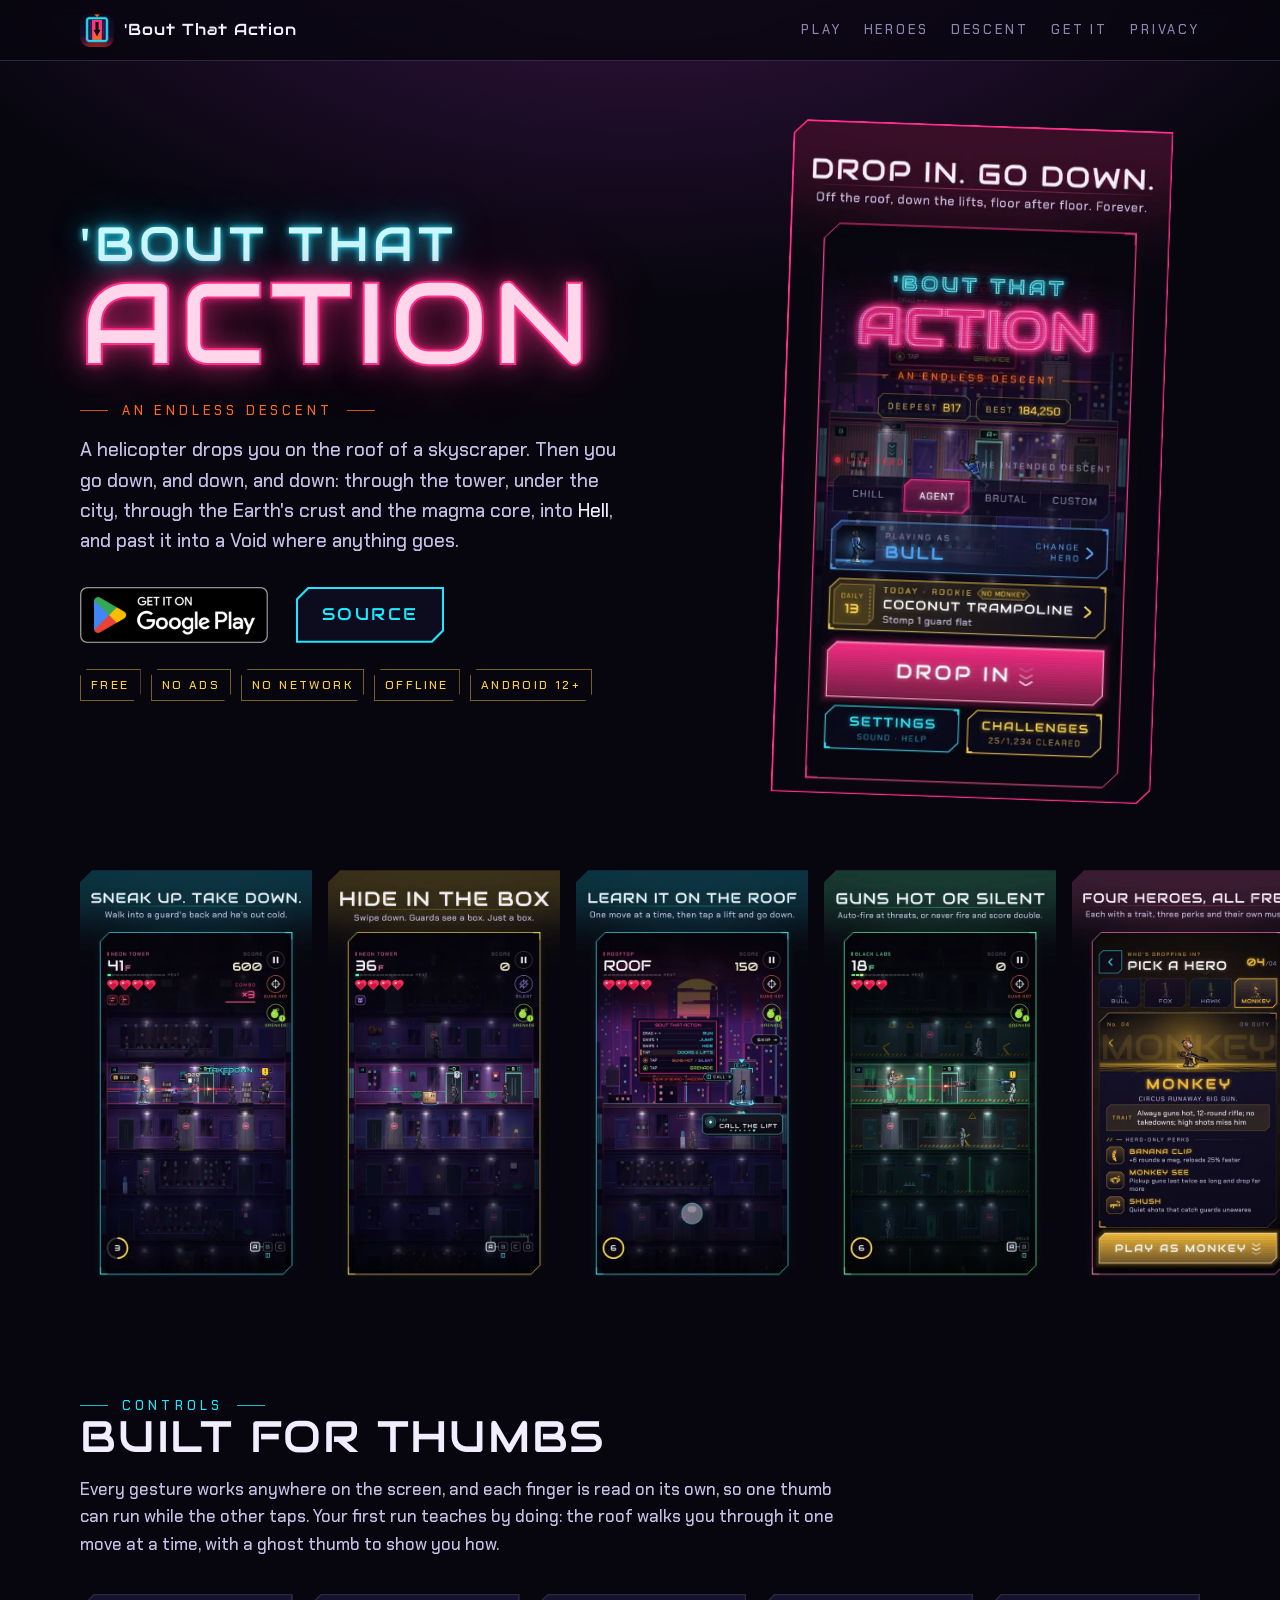
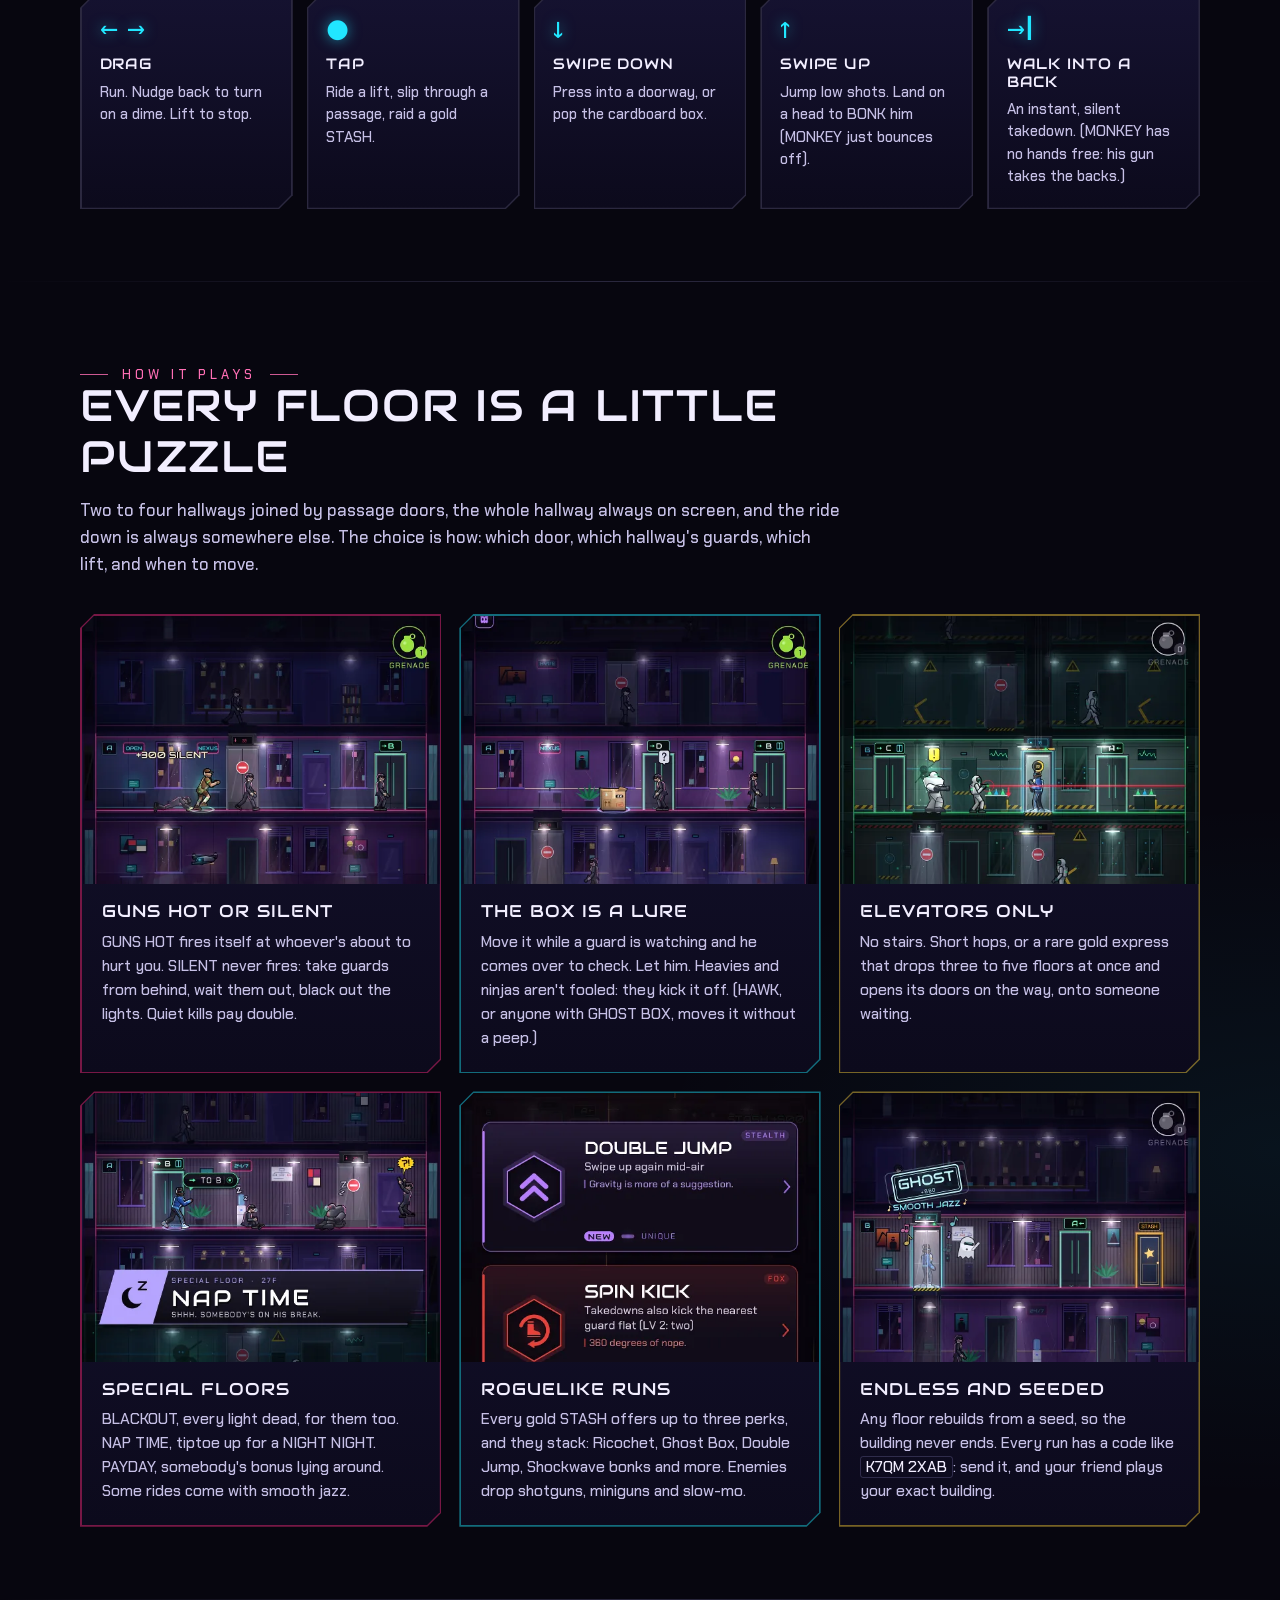
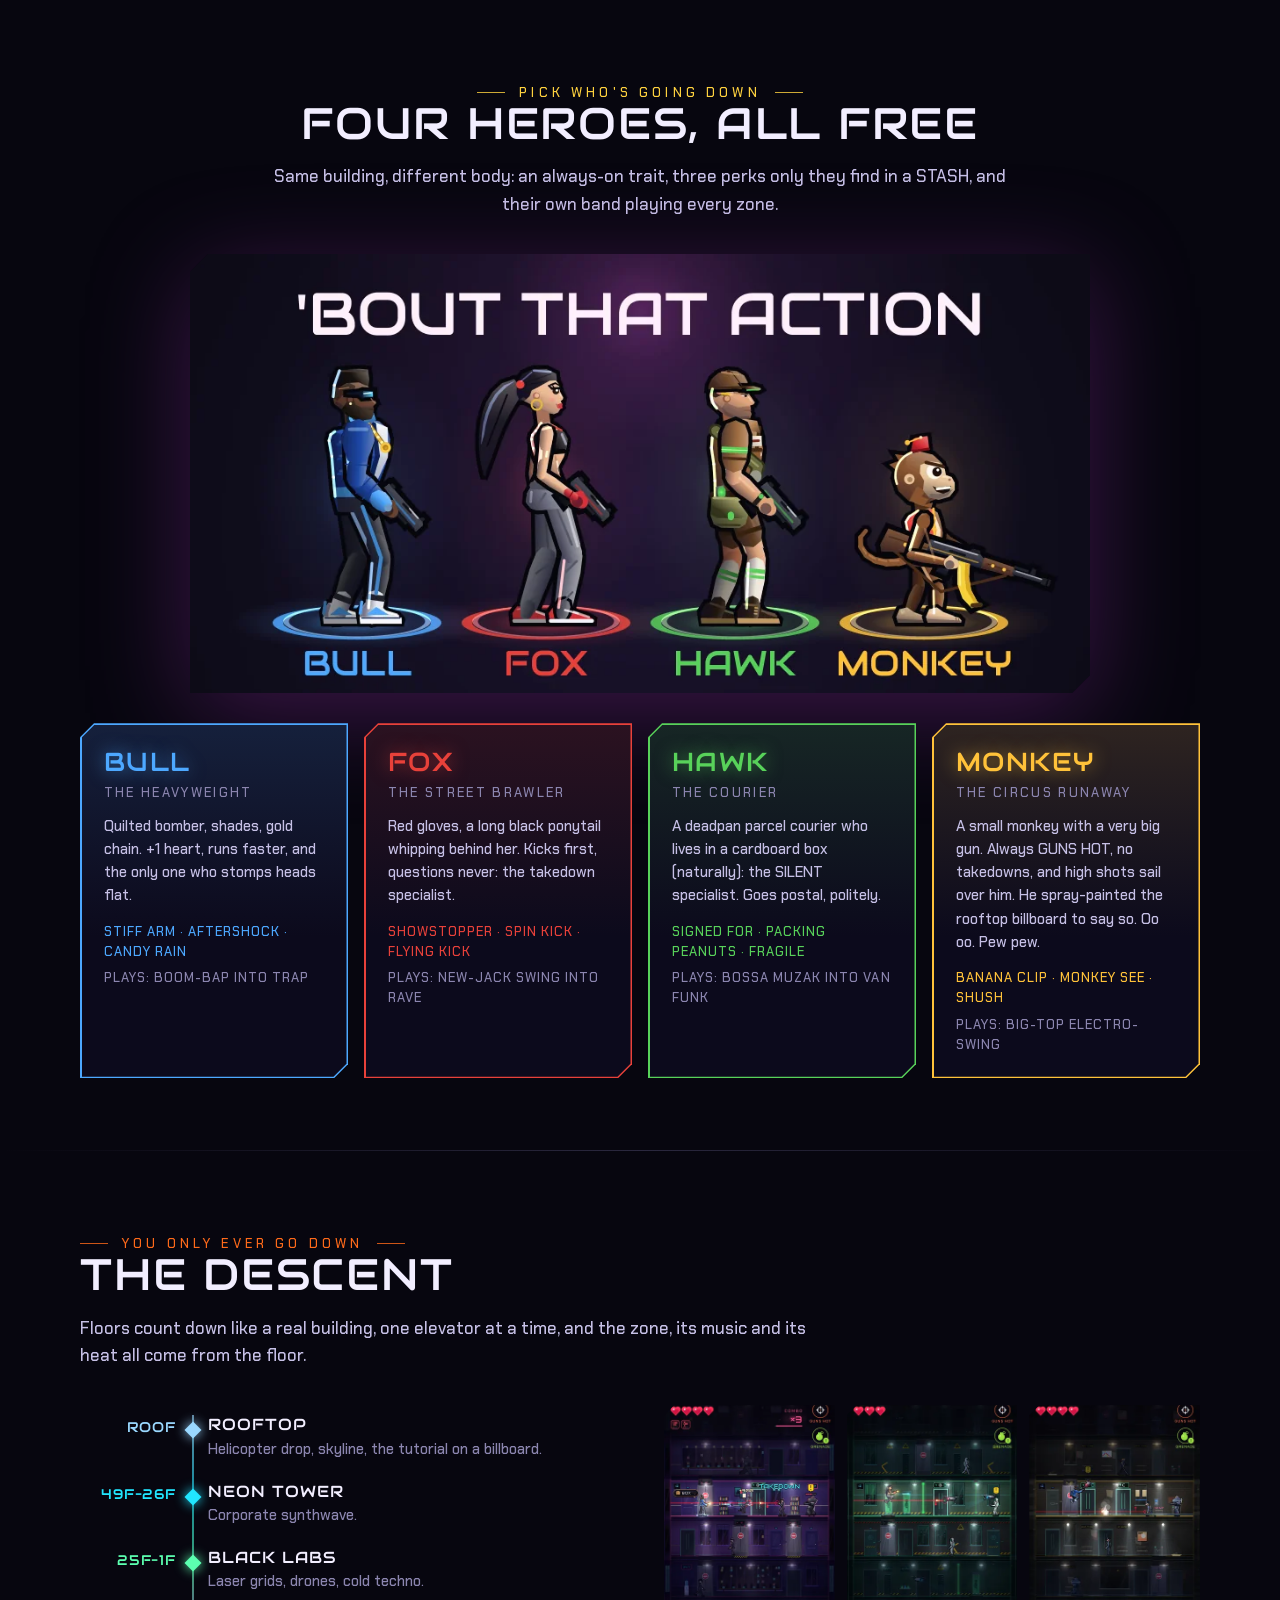
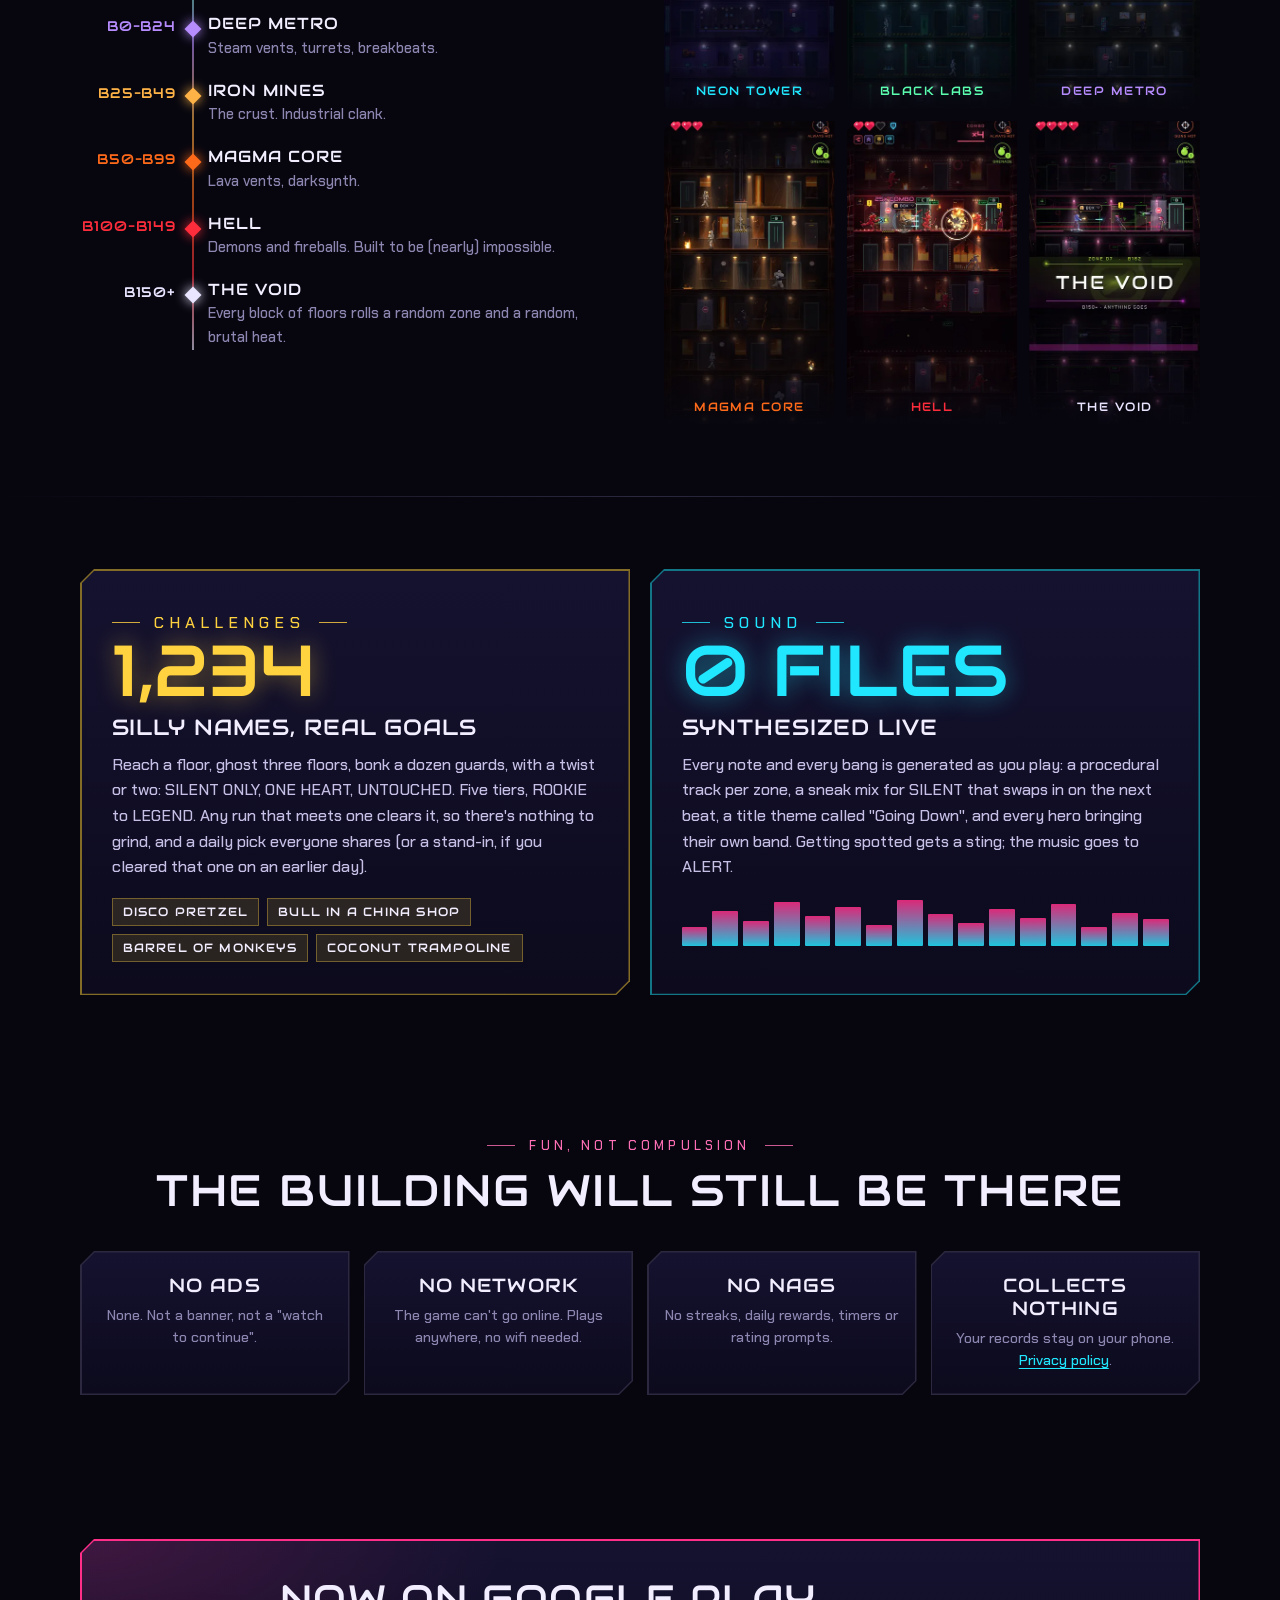
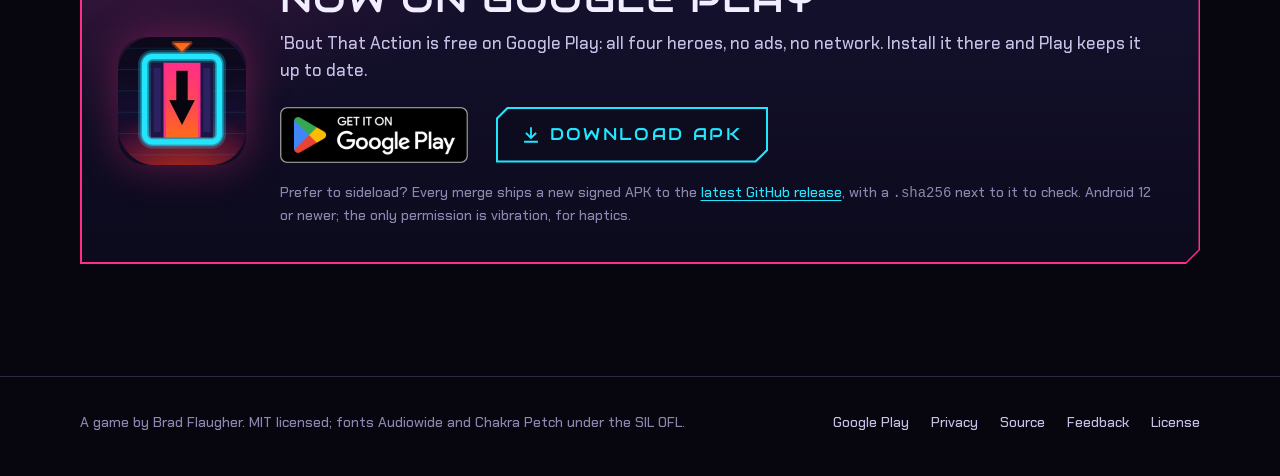
<file: site/index.html>
<!DOCTYPE html>
<html lang="en">
<head>
  <meta charset="utf-8">
  <meta name="viewport" content="width=device-width, initial-scale=1, viewport-fit=cover">
  <title>'Bout That Action — an endless neon spy caper for Android</title>
  <meta name="description" content="An endless, portrait-only Android action game: a neon-noir spy caper with elevators to catch and a cardboard box to hide in. No ads, no network, no tracking.">
  <meta name="theme-color" content="#07060f">
  <meta name="color-scheme" content="dark">
  <link rel="canonical" href="https://bradflaugher.github.io/bout-that-action/">
  <meta property="og:type" content="website">
  <meta property="og:site_name" content="'Bout That Action">
  <meta property="og:title" content="'Bout That Action">
  <meta property="og:description" content="Drop in. Go down. An endless neon spy caper for Android: ride the elevators down, hide in a box. No ads, no network.">
  <meta property="og:url" content="https://bradflaugher.github.io/bout-that-action/">
  <meta property="og:image" content="https://bradflaugher.github.io/bout-that-action/assets/img/og.jpg">
  <meta property="og:image:width" content="1200">
  <meta property="og:image:height" content="585">
  <meta property="og:image:alt" content="The four heroes, BULL, FOX, HAWK and MONKEY, under the 'Bout That Action logo">
  <meta name="twitter:card" content="summary_large_image">
  <link rel="icon" type="image/png" sizes="32x32" href="assets/img/favicon-32.png">
  <link rel="icon" type="image/png" sizes="192x192" href="assets/img/icon-192.png">
  <link rel="apple-touch-icon" href="assets/img/apple-touch-icon.png">
  <link rel="preload" href="assets/fonts/audiowide.ttf" as="font" type="font/ttf" crossorigin>
  <link rel="stylesheet" href="assets/site.css?v=a8b4fe79bc">
</head>
<body>
  <a class="skip" href="#main">Skip to content</a>

  <header class="top">
    <div class="wrap">
      <a class="brand" href="./"><img src="assets/img/icon.webp" alt="" width="34" height="34">'Bout That Action</a>
      <nav aria-label="Sections">
        <a href="#play">Play</a>
        <a href="#heroes">Heroes</a>
        <a href="#descent">Descent</a>
        <a href="#get">Get it</a>
        <a href="privacy/">Privacy</a>
      </nav>
    </div>
  </header>

  <main id="main">
    <section class="hero" aria-labelledby="title">
      <div class="wrap">
        <div>
          <h1 class="logo" id="title"><span class="l1">'Bout That</span> <span class="l2">Action</span></h1>
          <p class="kicker">An endless descent</p>
          <p class="lede">A helicopter drops you on the roof of a skyscraper. Then you go down, and down, and down: through the tower, under the city, through the Earth's crust and the magma core, into <strong>Hell</strong>, and past it into a Void where anything goes.</p>
          <div class="ctas">
            <a class="play" href="https://play.google.com/store/apps/details?id=com.bradflaugher.aboutthataction"><img src="assets/img/google-play-badge.png" width="564" height="168" alt="Get it on Google Play"></a>
            <a class="btn btn--ghost" href="https://github.com/bradflaugher/bout-that-action">Source</a>
          </div>
          <ul class="chips" aria-label="At a glance">
            <li>Free</li>
            <li>No ads</li>
            <li>No network</li>
            <li>Offline</li>
            <li>Android 12+</li>
          </ul>
        </div>
        <div class="phone panel chamfer">
          <div class="panel__in">
            <img src="assets/img/shot-1_descent.webp" width="540" height="960"
                 alt="The title screen: the neon 'Bout That Action sign over a live demo run, with DROP IN, today's challenge and the hero bar">
          </div>
        </div>
      </div>
    </section>

    <div class="reel" aria-label="Screenshots">
      <ul>
        <li><img src="assets/img/shot-2_takedown.webp" width="540" height="960" loading="lazy" alt="Sneak up. Take down. Walk into a guard's back and he's out cold."></li>
        <li><img src="assets/img/shot-3_box.webp" width="540" height="960" loading="lazy" alt="Hide in the box. Swipe down. Guards see a box. Just a box."></li>
        <li><img src="assets/img/shot-4_learn.webp" width="540" height="960" loading="lazy" alt="Learn it on the roof. One move at a time, then tap a lift and go down."></li>
        <li><img src="assets/img/shot-5_guns_hot.webp" width="540" height="960" loading="lazy" alt="Guns hot or silent. Auto-fire at threats, or never fire and score double."></li>
        <li><img src="assets/img/shot-6_heroes.webp" width="540" height="960" loading="lazy" alt="Four heroes, all free. Each with a trait, three perks and their own music."></li>
        <li><img src="assets/img/shot-7_hell.webp" width="540" height="960" loading="lazy" alt="All the way to Hell. Neon Tower, Black Labs, Magma Core, Hell and the Void."></li>
        <li><img src="assets/img/shot-8_challenges.webp" width="540" height="960" loading="lazy" alt="1,234 challenges. Silly names, real goals. Any run can clear one."></li>
      </ul>
    </div>

    <section id="play" aria-labelledby="thumbs-h">
      <div class="wrap">
        <div class="section-head">
          <p class="kicker kicker--cyan">Controls</p>
          <h2 id="thumbs-h">Built for thumbs</h2>
          <p>Every gesture works anywhere on the screen, and each finger is read on its own, so one thumb can run while the other taps. Your first run teaches by doing: the roof walks you through it one move at a time, with a ghost thumb to show you how.</p>
        </div>
        <div class="controls">
          <div class="control panel chamfer"><div class="panel__in">
            <div class="gesture" aria-hidden="true">← →</div>
            <h3>Drag</h3>
            <p>Run. Nudge back to turn on a dime. Lift to stop.</p>
          </div></div>
          <div class="control panel chamfer"><div class="panel__in">
            <div class="gesture" aria-hidden="true">●</div>
            <h3>Tap</h3>
            <p>Ride a lift, slip through a passage, raid a gold STASH.</p>
          </div></div>
          <div class="control panel chamfer"><div class="panel__in">
            <div class="gesture" aria-hidden="true">↓</div>
            <h3>Swipe down</h3>
            <p>Press into a doorway, or pop the cardboard box.</p>
          </div></div>
          <div class="control panel chamfer"><div class="panel__in">
            <div class="gesture" aria-hidden="true">↑</div>
            <h3>Swipe up</h3>
            <p>Jump low shots. Land on a head to BONK him (MONKEY just bounces off).</p>
          </div></div>
          <div class="control panel chamfer"><div class="panel__in">
            <div class="gesture" aria-hidden="true">→|</div>
            <h3>Walk into a back</h3>
            <p>An instant, silent takedown. (MONKEY has no hands free: his gun takes the backs.)</p>
          </div></div>
        </div>
      </div>
    </section>

    <hr class="rule">

    <section aria-labelledby="plays-h">
      <div class="wrap">
        <div class="section-head">
          <p class="kicker kicker--pink">How it plays</p>
          <h2 id="plays-h">Every floor is a little puzzle</h2>
          <p>Two to four hallways joined by passage doors, the whole hallway always on screen, and the ride down is always somewhere else. The choice is how: which door, which hallway's guards, which lift, and when to move.</p>
        </div>
        <div class="features">
          <article class="feature panel chamfer"><div class="panel__in">
            <figure><img src="assets/img/f-silent.webp" width="540" height="405" loading="lazy" alt="SILENT: a takedown from behind"></figure>
            <div class="txt">
              <h3>Guns hot or silent</h3>
              <p>GUNS HOT fires itself at whoever's about to hurt you. SILENT never fires: take guards from behind, wait them out, black out the lights. Quiet kills pay double.</p>
            </div>
          </div></article>
          <article class="feature panel chamfer"><div class="panel__in">
            <figure><img src="assets/img/f-box.webp" width="540" height="405" loading="lazy" alt="Hiding in the cardboard box"></figure>
            <div class="txt">
              <h3>The box is a lure</h3>
              <p>Move it while a guard is watching and he comes over to check. Let him. Heavies and ninjas aren't fooled: they kick it off. (HAWK, or anyone with GHOST BOX, moves it without a peep.)</p>
            </div>
          </div></article>
          <article class="feature panel chamfer"><div class="panel__in">
            <figure><img src="assets/img/f-express.webp" width="540" height="405" loading="lazy" alt="An express elevator opens onto a waiting guard"></figure>
            <div class="txt">
              <h3>Elevators only</h3>
              <p>No stairs. Short hops, or a rare gold express that drops three to five floors at once and opens its doors on the way, onto someone waiting.</p>
            </div>
          </div></article>
          <article class="feature panel chamfer"><div class="panel__in">
            <figure><img src="assets/img/f-naptime.webp" width="540" height="405" loading="lazy" alt="NAP TIME: guards dozing at their posts"></figure>
            <div class="txt">
              <h3>Special floors</h3>
              <p>BLACKOUT, every light dead, for them too. NAP TIME, tiptoe up for a NIGHT NIGHT. PAYDAY, somebody's bonus lying around. Some rides come with smooth jazz.</p>
            </div>
          </div></article>
          <article class="feature panel chamfer"><div class="panel__in">
            <figure><img src="assets/img/f-stash.webp" width="540" height="405" loading="lazy" alt="A STASH offering three perks"></figure>
            <div class="txt">
              <h3>Roguelike runs</h3>
              <p>Every gold STASH offers up to three perks, and they stack: Ricochet, Ghost Box, Double Jump, Shockwave bonks and more. Enemies drop shotguns, miniguns and slow-mo.</p>
            </div>
          </div></article>
          <article class="feature panel chamfer"><div class="panel__in">
            <figure><img src="assets/img/f-ghost.webp" width="540" height="405" loading="lazy" alt="GHOST: leaving a floor unseen"></figure>
            <div class="txt">
              <h3>Endless and seeded</h3>
              <p>Any floor rebuilds from a seed, so the building never ends. Every run has a code like <kbd>K7QM 2XAB</kbd>: send it, and your friend plays your exact building.</p>
            </div>
          </div></article>
        </div>
      </div>
    </section>

    <hr class="rule">

    <section id="heroes" aria-labelledby="heroes-h">
      <div class="wrap">
        <div class="section-head center">
          <p class="kicker kicker--center kicker--gold">Pick who's going down</p>
          <h2 id="heroes-h">Four heroes, all free</h2>
          <p>Same building, different body: an always-on trait, three perks only they find in a STASH, and their own band playing every zone.</p>
        </div>
        <figure class="lineup">
          <img src="assets/img/lineup.webp" width="1024" height="500" loading="lazy" alt="BULL, FOX, HAWK and MONKEY standing on glowing hero pads">
        </figure>
        <div class="heroes">
          <article class="hero-card bull panel chamfer"><div class="panel__in">
            <h3>Bull</h3>
            <p class="who">The heavyweight</p>
            <p>Quilted bomber, shades, gold chain. +1 heart, runs faster, and the only one who stomps heads flat.</p>
            <p class="perks">Stiff Arm · Aftershock · Candy Rain</p>
            <p class="perks band">Plays: boom-bap into trap</p>
          </div></article>
          <article class="hero-card fox panel chamfer"><div class="panel__in">
            <h3>Fox</h3>
            <p class="who">The street brawler</p>
            <p>Red gloves, a long black ponytail whipping behind her. Kicks first, questions never: the takedown specialist.</p>
            <p class="perks">Showstopper · Spin Kick · Flying Kick</p>
            <p class="perks band">Plays: new-jack swing into rave</p>
          </div></article>
          <article class="hero-card hawk panel chamfer"><div class="panel__in">
            <h3>Hawk</h3>
            <p class="who">The courier</p>
            <p>A deadpan parcel courier who lives in a cardboard box (naturally): the SILENT specialist. Goes postal, politely.</p>
            <p class="perks">Signed For · Packing Peanuts · Fragile</p>
            <p class="perks band">Plays: bossa muzak into van funk</p>
          </div></article>
          <article class="hero-card monkey panel chamfer"><div class="panel__in">
            <h3>Monkey</h3>
            <p class="who">The circus runaway</p>
            <p>A small monkey with a very big gun. Always GUNS HOT, no takedowns, and high shots sail over him. He spray-painted the rooftop billboard to say so. Oo oo. Pew pew.</p>
            <p class="perks">Banana Clip · Monkey See · Shush</p>
            <p class="perks band">Plays: big-top electro-swing</p>
          </div></article>
        </div>
      </div>
    </section>

    <hr class="rule">

    <section id="descent" aria-labelledby="descent-h">
      <div class="wrap">
        <div class="section-head">
          <p class="kicker">You only ever go down</p>
          <h2 id="descent-h">The descent</h2>
          <p>Floors count down like a real building, one elevator at a time, and the zone, its music and its heat all come from the floor.</p>
        </div>
        <div class="descent">
          <ol class="shaft">
            <li class="z-roof"><span class="floor">ROOF</span><div><h3>Rooftop</h3><p>Helicopter drop, skyline, the tutorial on a billboard.</p></div></li>
            <li class="z-tower"><span class="floor">49F–26F</span><div><h3>Neon Tower</h3><p>Corporate synthwave.</p></div></li>
            <li class="z-labs"><span class="floor">25F–1F</span><div><h3>Black Labs</h3><p>Laser grids, drones, cold techno.</p></div></li>
            <li class="z-metro"><span class="floor">B0–B24</span><div><h3>Deep Metro</h3><p>Steam vents, turrets, breakbeats.</p></div></li>
            <li class="z-mines"><span class="floor">B25–B49</span><div><h3>Iron Mines</h3><p>The crust. Industrial clank.</p></div></li>
            <li class="z-magma"><span class="floor">B50–B99</span><div><h3>Magma Core</h3><p>Lava vents, darksynth.</p></div></li>
            <li class="z-hell"><span class="floor">B100–B149</span><div><h3>Hell</h3><p>Demons and fireballs. Built to be (nearly) impossible.</p></div></li>
            <li class="z-void"><span class="floor">B150+</span><div><h3>The Void</h3><p>Every block of floors rolls a random zone and a random, brutal heat.</p></div></li>
          </ol>
          <ul class="zones" aria-label="Zone screenshots">
            <li class="z-tower"><img src="assets/img/tower.webp" width="360" height="800" loading="lazy" alt="A firefight in the Neon Tower"><span>Neon Tower</span></li>
            <li class="z-labs"><img src="assets/img/labs.webp" width="360" height="800" loading="lazy" alt="Black Labs"><span>Black Labs</span></li>
            <li class="z-metro"><img src="assets/img/metro.webp" width="360" height="800" loading="lazy" alt="Deep Metro"><span>Deep Metro</span></li>
            <li class="z-magma"><img src="assets/img/magma.webp" width="360" height="800" loading="lazy" alt="Magma Core elevator ride"><span>Magma Core</span></li>
            <li class="z-hell"><img src="assets/img/hell.webp" width="360" height="800" loading="lazy" alt="Hell: demons, fireballs, a 25x combo"><span>Hell</span></li>
            <li class="z-void"><img src="assets/img/void.webp" width="360" height="800" loading="lazy" alt="The Void"><span>The Void</span></li>
          </ul>
        </div>
      </div>
    </section>

    <hr class="rule">

    <section aria-label="Challenges and sound">
      <div class="wrap duo">
        <div class="panel chamfer gold"><div class="panel__in">
          <p class="kicker kicker--gold">Challenges</p>
          <p class="big">1,234</p>
          <h2 class="sub">Silly names, real goals</h2>
          <p>Reach a floor, ghost three floors, bonk a dozen guards, with a twist or two: SILENT ONLY, ONE HEART, UNTOUCHED. Five tiers, ROOKIE to LEGEND. Any run that meets one clears it, so there's nothing to grind, and a daily pick everyone shares (or a stand-in, if you cleared that one on an earlier day).</p>
          <ul class="names" aria-label="Some challenge names">
            <li>DISCO PRETZEL</li>
            <li>BULL IN A CHINA SHOP</li>
            <li>BARREL OF MONKEYS</li>
            <li>COCONUT TRAMPOLINE</li>
          </ul>
        </div></div>
        <div class="panel chamfer cyan"><div class="panel__in">
          <p class="kicker kicker--cyan">Sound</p>
          <p class="big">0 files</p>
          <h2 class="sub">Synthesized live</h2>
          <p>Every note and every bang is generated as you play: a procedural track per zone, a sneak mix for SILENT that swaps in on the next beat, a title theme called "Going Down", and every hero bringing their own band. Getting spotted gets a sting; the music goes to ALERT.</p>
          <div class="eq" aria-hidden="true">
            <i style="--h:40%;--d:-.1s"></i><i style="--h:75%;--d:-.5s"></i><i style="--h:55%;--d:-.9s"></i><i style="--h:95%;--d:-.3s"></i><i style="--h:65%;--d:-.7s"></i><i style="--h:85%;--d:-.2s"></i><i style="--h:45%;--d:-.6s"></i><i style="--h:100%;--d:-.4s"></i><i style="--h:70%;--d:-.8s"></i><i style="--h:50%;--d:-.15s"></i><i style="--h:80%;--d:-.55s"></i><i style="--h:60%;--d:-.35s"></i><i style="--h:90%;--d:-.75s"></i><i style="--h:42%;--d:-.25s"></i><i style="--h:72%;--d:-.65s"></i><i style="--h:58%;--d:-.45s"></i>
          </div>
        </div></div>
      </div>
    </section>

    <section class="promise" aria-labelledby="promise-h">
      <div class="wrap">
        <p class="kicker kicker--center kicker--pink">Fun, not compulsion</p>
        <h2 id="promise-h">The building will still be there</h2>
        <ul>
          <li class="panel chamfer"><div class="panel__in"><strong>No ads</strong><span>None. Not a banner, not a "watch to continue".</span></div></li>
          <li class="panel chamfer"><div class="panel__in"><strong>No network</strong><span>The game can't go online. Plays anywhere, no wifi needed.</span></div></li>
          <li class="panel chamfer"><div class="panel__in"><strong>No nags</strong><span>No streaks, daily rewards, timers or rating prompts.</span></div></li>
          <li class="panel chamfer"><div class="panel__in"><strong>Collects nothing</strong><span>Your records stay on your phone. <a href="privacy/">Privacy policy</a>.</span></div></li>
        </ul>
      </div>
    </section>

    <section id="get" class="get" aria-labelledby="get-h">
      <div class="wrap">
        <div class="panel chamfer"><div class="panel__in">
          <img class="appicon" src="assets/img/icon.webp" width="256" height="256" alt="'Bout That Action app icon">
          <div>
            <h2 id="get-h">Now on Google Play</h2>
            <p>'Bout That Action is free on Google Play: all four heroes, no ads, no network. Install it there and Play keeps it up to date.</p>
            <div class="ctas">
              <a class="play" href="https://play.google.com/store/apps/details?id=com.bradflaugher.aboutthataction"><img src="assets/img/google-play-badge.png" width="564" height="168" alt="Get it on Google Play"></a>
              <a class="btn btn--ghost" href="https://github.com/bradflaugher/bout-that-action/releases/latest/download/bout-that-action.apk">
                <svg viewBox="0 0 24 24" aria-hidden="true" fill="none" stroke="currentColor" stroke-width="2.4" stroke-linecap="square"><path d="M12 3v12M6 10l6 6 6-6M4 21h16"/></svg>
                Download APK
              </a>
            </div>
            <p class="fine">Prefer to sideload? Every merge ships a new signed APK to the <a href="https://github.com/bradflaugher/bout-that-action/releases/latest">latest GitHub release</a>, with a <code>.sha256</code> next to it to check. Android 12 or newer; the only permission is vibration, for haptics.</p>
          </div>
        </div></div>
      </div>
    </section>
  </main>

  <footer class="foot">
    <div class="wrap">
      <p>A game by Brad Flaugher. MIT licensed; fonts Audiowide and Chakra Petch under the SIL OFL.</p>
      <nav aria-label="Links">
        <a href="https://play.google.com/store/apps/details?id=com.bradflaugher.aboutthataction">Google Play</a>
        <a href="privacy/">Privacy</a>
        <a href="https://github.com/bradflaugher/bout-that-action">Source</a>
        <a href="https://github.com/bradflaugher/bout-that-action/issues/new">Feedback</a>
        <a href="https://github.com/bradflaugher/bout-that-action/blob/main/LICENSE">License</a>
      </nav>
    </div>
  </footer>
</body>
</html>
</file>
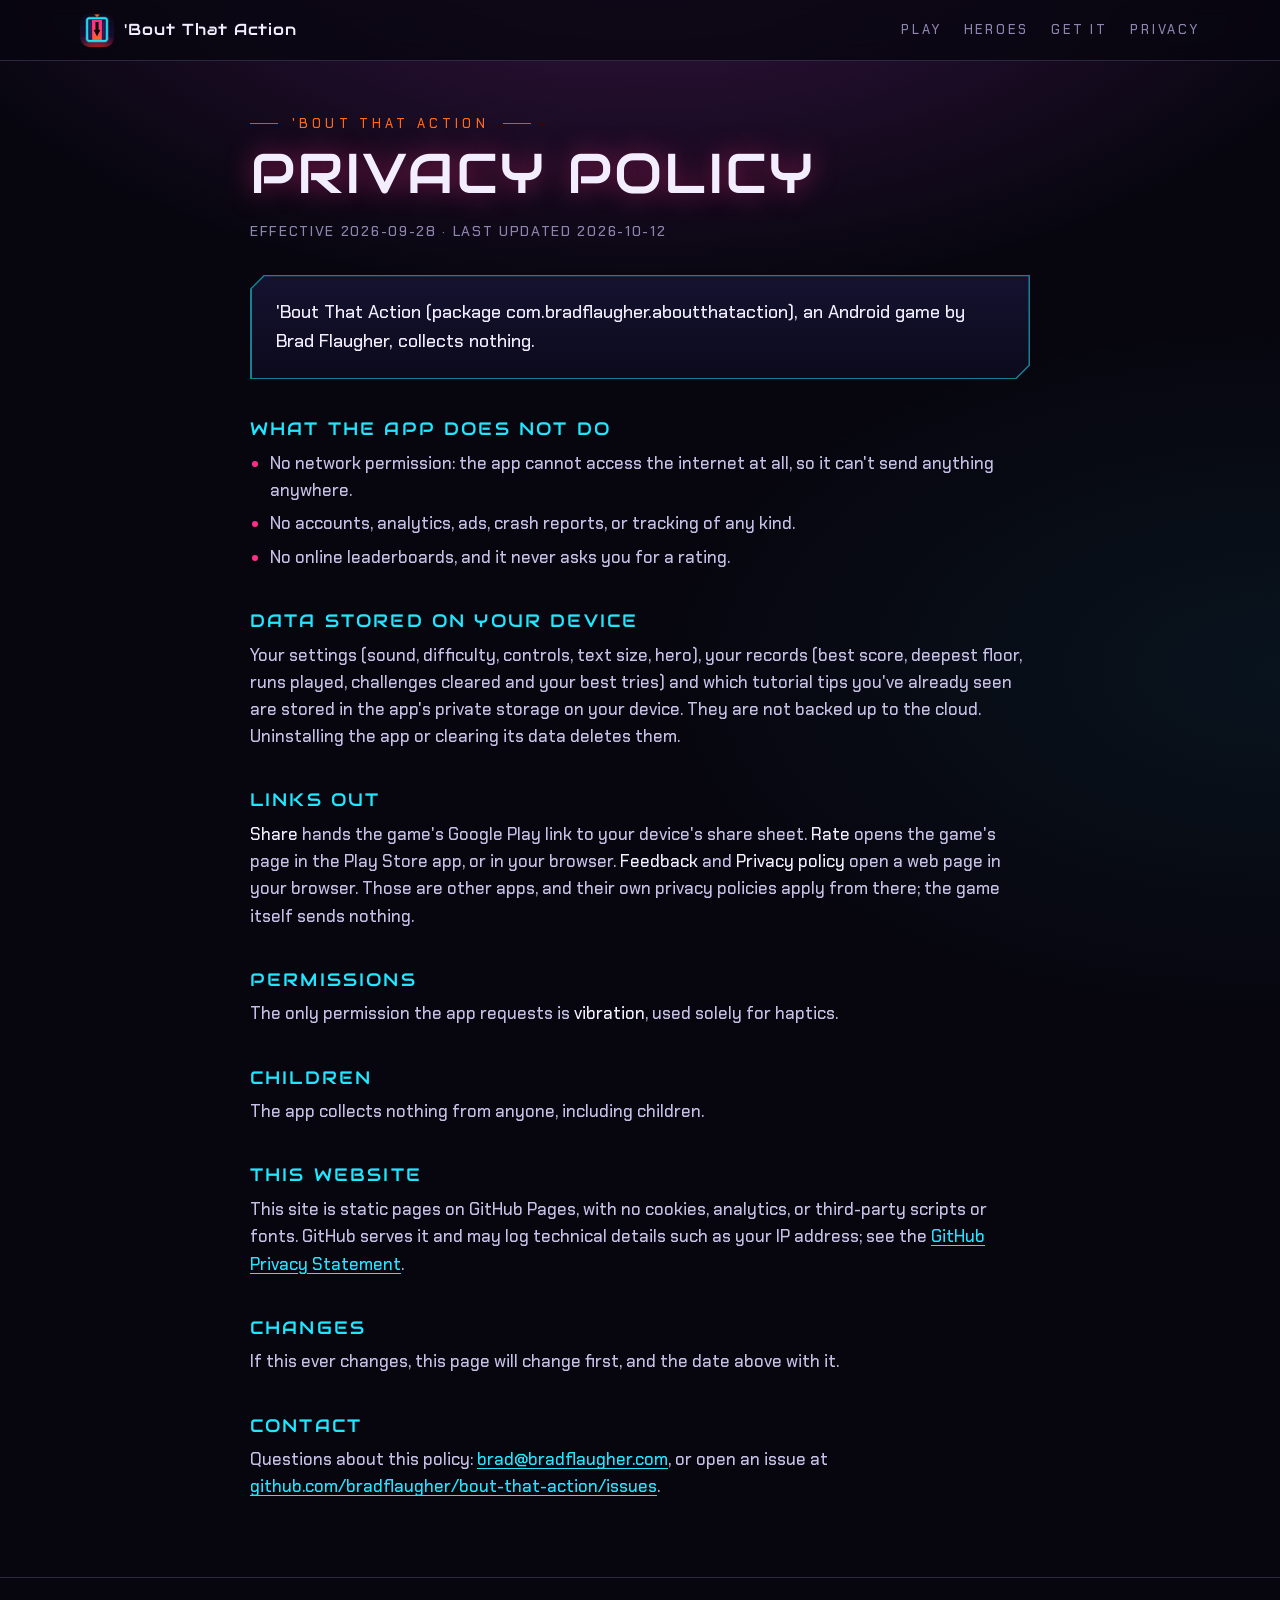
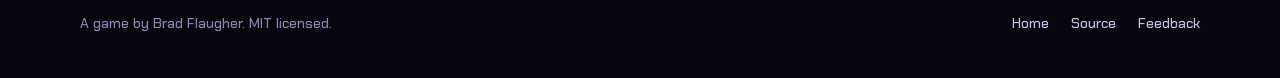
<file: site/privacy/index.html>
<!DOCTYPE html>
<html lang="en">
<head>
  <meta charset="utf-8">
  <meta name="viewport" content="width=device-width, initial-scale=1, viewport-fit=cover">
  <title>Privacy policy — 'Bout That Action</title>
  <meta name="description" content="Privacy policy for 'Bout That Action (com.bradflaugher.aboutthataction). The game collects nothing.">
  <meta name="theme-color" content="#07060f">
  <meta name="color-scheme" content="dark">
  <link rel="canonical" href="https://bradflaugher.github.io/bout-that-action/privacy/">
  <link rel="icon" type="image/png" sizes="32x32" href="../assets/img/favicon-32.png">
  <link rel="icon" type="image/png" sizes="192x192" href="../assets/img/icon-192.png">
  <link rel="apple-touch-icon" href="../assets/img/apple-touch-icon.png">
  <link rel="stylesheet" href="../assets/site.css?v=a8b4fe79bc">
</head>
<body>
  <a class="skip" href="#main">Skip to content</a>

  <header class="top">
    <div class="wrap">
      <a class="brand" href="../"><img src="../assets/img/icon.webp" alt="" width="34" height="34">'Bout That Action</a>
      <nav aria-label="Site">
        <a href="../#play">Play</a>
        <a href="../#heroes">Heroes</a>
        <a href="../#get">Get it</a>
        <a href="./" aria-current="page">Privacy</a>
      </nav>
    </div>
  </header>

  <main id="main" class="doc">
    <div class="wrap">
      <p class="kicker">'Bout That Action</p>
      <h1>Privacy policy</h1>
      <p class="updated">Effective 2026-09-28 · Last updated 2026-10-12</p>

      <div class="tldr panel chamfer"><div class="panel__in">
        <p>'Bout That Action (package <strong>com.bradflaugher.aboutthataction</strong>), an Android game by Brad Flaugher, collects nothing.</p>
      </div></div>

      <h2>What the app does not do</h2>
      <ul>
        <li>No network permission: the app cannot access the internet at all, so it can't send anything anywhere.</li>
        <li>No accounts, analytics, ads, crash reports, or tracking of any kind.</li>
        <li>No online leaderboards, and it never asks you for a rating.</li>
      </ul>

      <h2>Data stored on your device</h2>
      <p>Your settings (sound, difficulty, controls, text size, hero), your records (best score, deepest floor, runs played, challenges cleared and your best tries) and which tutorial tips you've already seen are stored in the app's private storage on your device. They are not backed up to the cloud. Uninstalling the app or clearing its data deletes them.</p>

      <h2>Links out</h2>
      <p><strong>Share</strong> hands the game's Google Play link to your device's share sheet. <strong>Rate</strong> opens the game's page in the Play Store app, or in your browser. <strong>Feedback</strong> and <strong>Privacy policy</strong> open a web page in your browser. Those are other apps, and their own privacy policies apply from there; the game itself sends nothing.</p>

      <h2>Permissions</h2>
      <p>The only permission the app requests is <strong>vibration</strong>, used solely for haptics.</p>

      <h2>Children</h2>
      <p>The app collects nothing from anyone, including children.</p>

      <h2>This website</h2>
      <p>This site is static pages on GitHub Pages, with no cookies, analytics, or third-party scripts or fonts. GitHub serves it and may log technical details such as your IP address; see the <a href="https://docs.github.com/en/site-policy/privacy-policies/github-general-privacy-statement">GitHub Privacy Statement</a>.</p>

      <h2>Changes</h2>
      <p>If this ever changes, this page will change first, and the date above with it.</p>

      <h2>Contact</h2>
      <p>Questions about this policy: <a href="mailto:brad@bradflaugher.com">brad@bradflaugher.com</a>, or open an issue at <a href="https://github.com/bradflaugher/bout-that-action/issues">github.com/bradflaugher/bout-that-action/issues</a>.</p>
    </div>
  </main>

  <footer class="foot">
    <div class="wrap">
      <p>A game by Brad Flaugher. MIT licensed.</p>
      <nav aria-label="Links">
        <a href="../">Home</a>
        <a href="https://github.com/bradflaugher/bout-that-action">Source</a>
        <a href="https://github.com/bradflaugher/bout-that-action/issues/new">Feedback</a>
      </nav>
    </div>
  </footer>
</body>
</html>
</file>
<file: site/assets/site.css>
/* 'Bout That Action — the website. Neon on near-black, chamfered like the
   game's panels. The palette is the menus' (ui/Theme.kt `Neon`), the fonts
   are the game's own (Audiowide, Chakra Petch; SIL OFL 1.1, see fonts/). */

@font-face {
  font-family: "Audiowide";
  src: url("fonts/audiowide.ttf") format("truetype");
  font-display: swap;
}
@font-face {
  font-family: "Chakra Petch";
  src: url("fonts/chakra_petch.ttf") format("truetype");
  font-weight: 500;
  font-display: swap;
}

:root {
  color-scheme: dark;
  --night: #07060f;
  --ink: #0d0b1e;
  --panel: #0c0a1c;
  --panel-hi: #151230;
  --line: rgba(184, 176, 255, 0.2);
  --magenta: #ff2e88;
  --hot-pink: #ff6fb5;
  --cyan: #21e6ff;
  --lava: #ff6a1a;
  --blood: #ff2d3c;
  --gold: #ffd23f;
  --text: #f2eeff;
  --soft: #c6c0e6;
  --dim: #8c86b0;
  --faint: #4a456b;

  --bull: #4da8ff;
  --fox: #e8413a;
  --hawk: #58d25a;
  --monkey: #ffc23a;

  --title: "Audiowide", "Chakra Petch", system-ui, sans-serif;
  --body: "Chakra Petch", system-ui, -apple-system, "Segoe UI", Roboto, sans-serif;
  --cut: 14px;
  --wrap: 1120px;
}

*, *::before, *::after { box-sizing: border-box; }

html { scroll-behavior: smooth; -webkit-text-size-adjust: 100%; }
@media (prefers-reduced-motion: reduce) { html { scroll-behavior: auto; } }

body {
  margin: 0;
  background:
    radial-gradient(1100px 600px at 50% -120px, rgba(122, 40, 140, 0.45), transparent 70%),
    radial-gradient(900px 500px at 100% 40%, rgba(33, 230, 255, 0.06), transparent 70%),
    var(--night);
  background-repeat: no-repeat;
  color: var(--soft);
  font: 500 17px/1.6 var(--body);
  overflow-x: hidden;
}

img { max-width: 100%; height: auto; display: block; }
a { color: var(--cyan); text-underline-offset: 3px; }
a:hover { color: var(--text); }
:focus-visible { outline: 2px solid var(--gold); outline-offset: 3px; }
strong, b { color: var(--text); font-weight: 500; }
kbd {
  font: inherit; color: var(--text);
  border: 1px solid var(--line); border-radius: 3px; padding: 0 5px;
}

.skip {
  position: absolute; left: -999px; top: 8px;
  background: var(--gold); color: var(--night); padding: 8px 14px; z-index: 10;
}
.skip:focus { left: 8px; }

.wrap { width: min(var(--wrap), 100% - 32px); margin-inline: auto; }

/* ---- type ---------------------------------------------------------- */

h1, h2, h3 {
  font-family: var(--title);
  font-weight: 400;
  color: var(--text);
  letter-spacing: 0.04em;
  line-height: 1.15;
  margin: 0;
}
h2 { font-size: clamp(28px, 5vw, 44px); text-transform: uppercase; }
h3 { font-size: 20px; text-transform: uppercase; letter-spacing: 0.06em; }

.kicker {
  display: flex; align-items: center; gap: 14px;
  font: 500 13px/1 var(--body);
  letter-spacing: 0.32em; text-transform: uppercase;
  color: var(--lava);
  margin: 0 0 14px;
}
.kicker::before, .kicker::after {
  content: ""; height: 1px; flex: 0 0 28px; background: currentColor; opacity: 0.8;
}
.kicker--center { justify-content: center; }
.kicker--cyan { color: var(--cyan); }
.kicker--gold { color: var(--gold); }
.kicker--pink { color: var(--hot-pink); }

.lede { font-size: 19px; color: var(--soft); max-width: 46ch; margin: 18px 0 0; }

/* ---- chamfered surfaces ------------------------------------------------ */

.chamfer {
  clip-path: polygon(var(--cut) 0, 100% 0, 100% calc(100% - var(--cut)),
    calc(100% - var(--cut)) 100%, 0 100%, 0 var(--cut));
}

/* An outlined panel: the outer box is the border colour, the inner one the fill. */
.panel {
  --edge: var(--line);
  background: var(--edge);
  padding: 1.5px;
}
.panel > .panel__in {
  background: linear-gradient(180deg, var(--panel-hi), var(--panel));
  height: 100%;
  padding: 22px;
  clip-path: polygon(calc(var(--cut) - 1px) 0, 100% 0, 100% calc(100% - var(--cut) + 1px),
    calc(100% - var(--cut) + 1px) 100%, 0 100%, 0 calc(var(--cut) - 1px));
}
.panel, .panel > .panel__in { border-radius: 0; }

/* ---- buttons ---------------------------------------------------------- */

.btn {
  --c: var(--magenta);
  display: inline-flex; align-items: center; justify-content: center; gap: 10px;
  min-height: 52px; padding: 0 26px;
  font: 400 17px/1 var(--title); letter-spacing: 0.14em; text-transform: uppercase;
  text-decoration: none; color: var(--text);
  background: linear-gradient(180deg, color-mix(in srgb, var(--c) 92%, white), var(--c));
  clip-path: polygon(12px 0, 100% 0, 100% calc(100% - 12px), calc(100% - 12px) 100%, 0 100%, 0 12px);
  filter: drop-shadow(0 0 18px color-mix(in srgb, var(--c) 45%, transparent));
  transition: transform 0.12s ease, filter 0.12s ease;
}
.btn:hover { color: var(--text); transform: translateY(-1px);
  filter: drop-shadow(0 0 26px color-mix(in srgb, var(--c) 70%, transparent)); }
.btn svg { width: 18px; height: 18px; flex: none; }
.btn--ghost {
  --c: var(--cyan);
  position: relative; isolation: isolate;
  background: var(--c);
  color: var(--c);
  filter: none;
}
/* The fill, inset 2px with the same cut, so the outline follows the chamfers. */
.btn--ghost::before {
  content: ""; position: absolute; inset: 2px; z-index: -1;
  background: var(--ink);
  clip-path: polygon(11px 0, 100% 0, 100% calc(100% - 11px), calc(100% - 11px) 100%, 0 100%, 0 11px);
}
.btn--ghost:hover { color: var(--text); filter: drop-shadow(0 0 14px color-mix(in srgb, var(--c) 40%, transparent)); }
.btn--ghost:hover::before { background: color-mix(in srgb, var(--c) 16%, var(--ink)); }
.btn small {
  display: block; font: 500 11px/1 var(--body); letter-spacing: 0.2em; opacity: 0.85; margin-top: 6px;
}
.btn .stack { display: flex; flex-direction: column; align-items: flex-start; }

/* The official Google Play badge, untouched. Google's guidelines forbid
   recoloring it and keep a clear space of a quarter of its height (14px)
   around it, so no glow of its own. The 14px .ctas gap keeps neighbors off;
   the extra margin and row gap add room for the next button's 14px hover
   glow (and its 1px hover lift), beside it or wrapped below it. */
.play { display: inline-flex; margin-right: 14px; transition: transform 0.12s ease; }
.ctas:has(.play) { row-gap: 30px; }
.play:hover { transform: translateY(-1px); }
.play img { display: block; width: auto; height: 56px; }

/* ---- header ------------------------------------------------------------ */

.top {
  position: sticky; top: 0; z-index: 5;
  background: rgba(7, 6, 15, 0.78);
  backdrop-filter: blur(10px);
  border-bottom: 1px solid var(--line);
}
.top .wrap { display: flex; align-items: center; justify-content: space-between; gap: 16px; min-height: 60px; }
.brand {
  display: flex; align-items: center; gap: 10px;
  color: var(--text); text-decoration: none;
  font: 400 16px/1 var(--title); letter-spacing: 0.06em; white-space: nowrap;
}
.brand img { width: 34px; height: 34px; border-radius: 8px; }
.top nav { display: flex; gap: 22px; }
.top nav a {
  color: var(--dim); text-decoration: none;
  font-size: 13px; letter-spacing: 0.22em; text-transform: uppercase;
}
.top nav a:hover { color: var(--cyan); }

/* ---- hero -------------------------------------------------------------- */

.hero { padding: 64px 0 40px; }
.hero .wrap {
  display: grid; grid-template-columns: 1.15fr 0.85fr; align-items: center; gap: 48px;
}
.logo { margin: 0; line-height: 0.95; text-transform: uppercase; }
.logo .l1 {
  display: block;
  font-size: clamp(26px, 4.6vw, 48px);
  letter-spacing: 0.1em;
  color: #c9fbff;
  text-shadow: 0 0 6px var(--cyan), 0 0 22px rgba(33, 230, 255, 0.7), 0 0 48px rgba(33, 230, 255, 0.35);
}
.logo .l2 {
  display: block;
  font-size: clamp(54px, 10.5vw, 116px);
  letter-spacing: 0.02em;
  color: #ffd6ea;
  -webkit-text-stroke: 2px var(--magenta);
  text-shadow: 0 0 8px var(--magenta), 0 0 30px rgba(255, 46, 136, 0.75), 0 0 70px rgba(255, 46, 136, 0.4);
  animation: flicker 7s infinite steps(1);
}
@keyframes flicker {
  0%, 100% { opacity: 1; }
  91% { opacity: 1; } 92% { opacity: 0.55; } 93% { opacity: 1; } 95% { opacity: 0.75; } 96% { opacity: 1; }
}
@media (prefers-reduced-motion: reduce) { .logo .l2 { animation: none; } }

.hero .kicker { margin-top: 26px; }
.ctas { display: flex; flex-wrap: wrap; gap: 14px; margin-top: 30px; }

.chips { display: flex; flex-wrap: wrap; gap: 8px 10px; margin: 26px 0 0; padding: 0; list-style: none; }
.chips li {
  font-size: 12px; letter-spacing: 0.2em; text-transform: uppercase;
  color: var(--gold);
  border: 1px solid rgba(255, 210, 63, 0.45);
  padding: 6px 10px 5px;
  clip-path: polygon(7px 0, 100% 0, 100% calc(100% - 7px), calc(100% - 7px) 100%, 0 100%, 0 7px);
}

.phone {
  --edge: var(--magenta);
  max-width: 380px; margin-inline: auto;
  filter: drop-shadow(0 0 40px rgba(255, 46, 136, 0.35));
  transform: rotate(2deg);
}
.phone .panel__in { padding: 0; background: var(--night); }

/* ---- screenshot reel --------------------------------------------------- */

.reel { padding: 24px 0 8px; }
.reel ul {
  display: grid; grid-auto-flow: column; grid-auto-columns: 232px; gap: 16px;
  overflow-x: auto; scroll-snap-type: x mandatory;
  margin: 0; padding: 8px max(16px, (100% - var(--wrap)) / 2) 22px;
  list-style: none;
  scrollbar-color: var(--faint) transparent;
}
.reel li { scroll-snap-align: center; }
.reel img {
  width: 232px; aspect-ratio: 9 / 16; object-fit: cover;
  clip-path: polygon(12px 0, 100% 0, 100% calc(100% - 12px), calc(100% - 12px) 100%, 0 100%, 0 12px);
}
.reel p { text-align: center; font-size: 13px; color: var(--dim); margin: 6px 0 0; }

/* ---- sections ---------------------------------------------------------- */

section { padding: 72px 0; }
.section-head { max-width: 760px; margin-bottom: 36px; }
.section-head p { margin: 14px 0 0; }
.center { text-align: center; margin-inline: auto; }

.rule {
  height: 1px; border: 0; margin: 0;
  background: linear-gradient(90deg, transparent, var(--line), transparent);
}

/* Controls */
.controls { display: grid; grid-template-columns: repeat(5, 1fr); gap: 14px; }
.control .panel__in { padding: 20px 18px; }
.gesture {
  font: 400 26px/1 var(--title); color: var(--cyan);
  text-shadow: 0 0 14px rgba(33, 230, 255, 0.55);
  margin-bottom: 14px;
}
.control h3 { font-size: 15px; }
.control p { font-size: 15px; margin: 8px 0 0; line-height: 1.5; }

/* Features */
.features { display: grid; grid-template-columns: repeat(3, 1fr); gap: 18px; }
.feature .panel__in { padding: 0; display: flex; flex-direction: column; }
.feature figure { margin: 0; aspect-ratio: 4 / 3; overflow: hidden; background: var(--night); }
.feature figure img { width: 100%; height: 100%; object-fit: cover; }
.feature .txt { padding: 18px 20px 22px; }
.feature h3 { font-size: 17px; }
.feature p { font-size: 15.5px; margin: 8px 0 0; line-height: 1.55; }
.feature:nth-child(3n+1) { --edge: rgba(255, 46, 136, 0.45); }
.feature:nth-child(3n+2) { --edge: rgba(33, 230, 255, 0.45); }
.feature:nth-child(3n+3) { --edge: rgba(255, 210, 63, 0.45); }

/* Heroes */
.lineup {
  margin: 0 auto 30px; max-width: 900px;
  filter: drop-shadow(0 20px 50px rgba(122, 40, 140, 0.45));
}
.lineup img { width: 100%; clip-path: polygon(18px 0, 100% 0, 100% calc(100% - 18px), calc(100% - 18px) 100%, 0 100%, 0 18px); }
.heroes { display: grid; grid-template-columns: repeat(4, 1fr); gap: 16px; }
.hero-card { --edge: var(--h); }
.hero-card .panel__in { background: linear-gradient(180deg, color-mix(in srgb, var(--h) 14%, var(--panel)), var(--panel) 60%); }
.hero-card h3 { color: var(--h); font-size: 26px; text-shadow: 0 0 18px color-mix(in srgb, var(--h) 60%, transparent); }
.hero-card .who { font-size: 13px; letter-spacing: 0.18em; text-transform: uppercase; color: var(--dim); margin: 6px 0 12px; }
.hero-card p { font-size: 15px; margin: 0; line-height: 1.55; }
.hero-card .perks.band { color: var(--dim); margin-top: 6px; }
.hero-card .perks { margin: 14px 0 0; font-size: 13px; letter-spacing: 0.08em; color: var(--h); text-transform: uppercase; }
.bull { --h: var(--bull); }
.fox { --h: var(--fox); }
.hawk { --h: var(--hawk); }
.monkey { --h: var(--monkey); }

/* The descent: an elevator floor indicator down the left */
.descent { display: grid; grid-template-columns: 1fr 1fr; gap: 48px; align-items: start; }
.shaft { list-style: none; margin: 0; padding: 0; position: relative; }
.shaft::before {
  content: ""; position: absolute; left: 112px; top: 10px; bottom: 10px; width: 2px;
  background: linear-gradient(180deg, #9ad8ff, var(--cyan), #5cffb0, #b78cff, #ffb347, var(--lava), var(--blood), #e9e4ff);
  opacity: 0.6;
}
.shaft li {
  position: relative; display: grid; grid-template-columns: 96px 1fr; gap: 32px;
  padding: 11px 0;
}
.shaft li::after {
  content: ""; position: absolute; left: 107px; top: 19px; width: 12px; height: 12px;
  background: var(--z); transform: rotate(45deg);
  box-shadow: 0 0 12px var(--z);
}
.shaft .floor {
  font: 400 14px/1.6 var(--title); color: var(--z); text-align: right; letter-spacing: 0.06em;
  white-space: nowrap;
}
.shaft h3 { font-size: 16px; color: var(--text); }
.shaft p { margin: 2px 0 0; font-size: 15px; color: var(--dim); }
.z-roof { --z: #9ad8ff; } .z-tower { --z: var(--cyan); } .z-labs { --z: #5cffb0; }
.z-metro { --z: #b78cff; } .z-mines { --z: #ffb347; } .z-magma { --z: var(--lava); }
.z-hell { --z: var(--blood); } .z-void { --z: #e9e4ff; }

.zones { display: grid; grid-template-columns: repeat(3, 1fr); gap: 12px; margin: 0; padding: 0; list-style: none; }
.zones li { position: relative; }
.zones img {
  width: 100%; aspect-ratio: 9 / 16; object-fit: cover; object-position: 50% 55%;
  clip-path: polygon(10px 0, 100% 0, 100% calc(100% - 10px), calc(100% - 10px) 100%, 0 100%, 0 10px);
}
.zones span {
  position: absolute; left: 0; right: 0; bottom: 0;
  padding: 26px 10px 10px;
  font: 400 12px/1.2 var(--title); letter-spacing: 0.12em; text-transform: uppercase; color: var(--z);
  background: linear-gradient(transparent, rgba(7, 6, 15, 0.92));
  text-align: center;
}

/* Challenges + sound */
.duo { display: grid; grid-template-columns: 1fr 1fr; gap: 20px; }
.duo .panel__in { padding: 32px 30px; }
.big {
  font: 400 clamp(46px, 7vw, 72px)/1 var(--title); margin: 4px 0 6px;
  color: var(--gold); text-shadow: 0 0 24px rgba(255, 210, 63, 0.45);
}
.duo .cyan .big { color: var(--cyan); text-shadow: 0 0 24px rgba(33, 230, 255, 0.45); }
.duo .gold { --edge: rgba(255, 210, 63, 0.5); }
.duo .cyan { --edge: rgba(33, 230, 255, 0.5); }
.duo p { margin: 12px 0 0; font-size: 16px; }
.duo p.big { text-transform: uppercase; margin: 4px 0 8px; font-size: clamp(46px, 7vw, 72px); }
.duo h2.sub { font-size: 22px; }
.names { display: flex; flex-wrap: wrap; gap: 8px; margin: 18px 0 0; padding: 0; list-style: none; }
.names li {
  font: 400 12px/1 var(--title); letter-spacing: 0.1em; color: var(--text);
  background: rgba(255, 210, 63, 0.12); border: 1px solid rgba(255, 210, 63, 0.35);
  padding: 7px 10px;
}
.eq { display: flex; align-items: flex-end; gap: 5px; height: 46px; margin-top: 20px; }
.eq i {
  flex: 1; background: linear-gradient(180deg, var(--magenta), var(--cyan));
  height: var(--h); border-radius: 1px; opacity: 0.85;
  animation: eq 1.1s ease-in-out infinite alternate; animation-delay: var(--d);
  transform-origin: bottom;
}
@keyframes eq { from { transform: scaleY(0.35); } to { transform: scaleY(1); } }
@media (prefers-reduced-motion: reduce) { .eq i { animation: none; } }

/* Promise */
.promise { text-align: center; }
.promise ul {
  display: grid; grid-template-columns: repeat(4, 1fr); gap: 14px;
  list-style: none; margin: 34px 0 0; padding: 0;
}
.promise li .panel__in { padding: 22px 16px; }
.promise li strong { display: block; font: 400 19px/1.2 var(--title); letter-spacing: 0.06em; text-transform: uppercase; color: var(--text); }
.promise li span { display: block; margin-top: 8px; font-size: 14.5px; color: var(--dim); line-height: 1.5; }

/* Get it */
.get .panel { --edge: var(--magenta); }
.get .panel__in {
  display: grid; grid-template-columns: auto 1fr; gap: 28px 34px; align-items: center;
  padding: 36px;
  background:
    radial-gradient(600px 260px at 0% 0%, rgba(255, 46, 136, 0.18), transparent 70%),
    linear-gradient(180deg, var(--panel-hi), var(--panel));
}
.get .appicon { width: 128px; height: 128px; border-radius: 28px; box-shadow: 0 0 40px rgba(255, 46, 136, 0.35); }
.get h2 { font-size: clamp(26px, 4vw, 38px); }
.get p { margin: 10px 0 0; }
.get .ctas { margin-top: 22px; }
.fine { font-size: 14px; color: var(--dim); margin-top: 18px !important; }

/* Footer */
footer.foot { border-top: 1px solid var(--line); padding: 34px 0 44px; margin-top: 40px; font-size: 14px; color: var(--dim); }
footer.foot .wrap { display: flex; flex-wrap: wrap; justify-content: space-between; gap: 18px 30px; }
footer.foot nav { display: flex; flex-wrap: wrap; gap: 8px 22px; }
footer.foot a { color: var(--soft); text-decoration: none; }
footer.foot a:hover { color: var(--cyan); }
footer.foot p { margin: 0; }

/* ---- document pages (privacy, 404) ------------------------------------- */

.doc { padding: 56px 0 24px; }
.doc .wrap { max-width: 780px; }
.doc h1 { font-size: clamp(34px, 6vw, 56px); text-transform: uppercase; text-shadow: 0 0 26px rgba(255, 46, 136, 0.5); }
.doc .updated { color: var(--dim); font-size: 14px; letter-spacing: 0.12em; text-transform: uppercase; margin: 14px 0 0; }
.doc .tldr { --edge: rgba(33, 230, 255, 0.55); margin: 32px 0 8px; }
.doc .tldr .panel__in { padding: 22px 24px; }
.doc .tldr p { margin: 0; font-size: 18px; color: var(--text); }
.doc h2 {
  font-size: 18px; letter-spacing: 0.12em; margin: 40px 0 10px;
  color: var(--cyan); text-transform: uppercase;
}
.doc p, .doc ul { margin: 0 0 12px; }
.doc ul { padding-left: 1.2em; }
.doc li { margin-bottom: 6px; }
.doc li::marker { color: var(--magenta); }
.doc code { font: inherit; color: var(--text); }

.lost { text-align: center; padding: 90px 0 40px; }
.lost .floor-no {
  font: 400 clamp(90px, 22vw, 200px)/1 var(--title); color: var(--blood);
  text-shadow: 0 0 30px rgba(255, 45, 60, 0.6);
  margin: 0;
}
.lost p { margin: 16px auto 0; max-width: 40ch; }
.lost .ctas { justify-content: center; }

/* ---- small screens ----------------------------------------------------- */

@media (max-width: 980px) {
  .controls { grid-template-columns: repeat(2, 1fr); }
  .controls .control:last-child { grid-column: 1 / -1; }
  .features { grid-template-columns: repeat(2, 1fr); }
  .heroes { grid-template-columns: repeat(2, 1fr); }
  .promise ul { grid-template-columns: repeat(2, 1fr); }
  .descent { grid-template-columns: 1fr; }
  .zones { grid-template-columns: repeat(6, 1fr); }
}

@media (max-width: 760px) {
  body { font-size: 16px; }
  section { padding: 56px 0; }
  .top nav { display: none; }
  .hero { padding-top: 40px; }
  .hero .wrap { grid-template-columns: 1fr; gap: 40px; }
  .phone { max-width: 300px; transform: none; }
  .features { grid-template-columns: 1fr; }
  .duo { grid-template-columns: 1fr; }
  .zones { grid-template-columns: repeat(3, 1fr); }
  .get .panel__in { grid-template-columns: 1fr; padding: 28px 22px; }
  .get .appicon { width: 96px; height: 96px; border-radius: 22px; }
  .reel ul { grid-auto-columns: 200px; }
  .reel img { width: 200px; }
}

@media (max-width: 520px) {
  .controls, .heroes, .promise ul { grid-template-columns: 1fr; }
  .ctas .btn { width: 100%; }
  .shaft::before { left: 96px; }
  .shaft li { grid-template-columns: 84px 1fr; gap: 26px; }
  .shaft li::after { left: 91px; }
  .shaft .floor { font-size: 11.5px; letter-spacing: 0.02em; }
}
</file>
